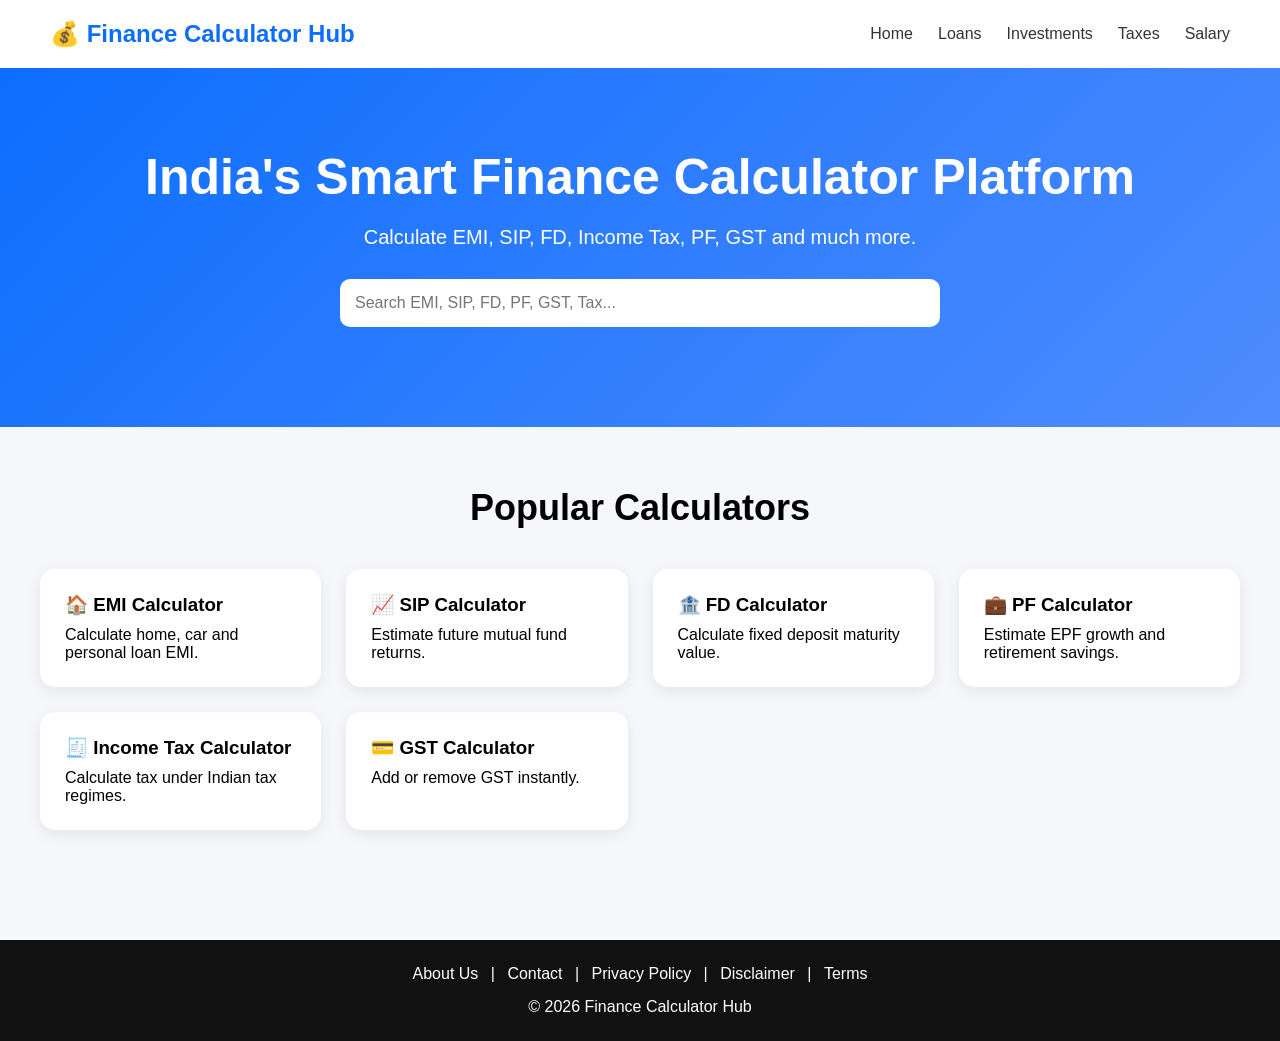
<file: index.html>
<!DOCTYPE html>
<html lang="en">

<head>
    <meta charset="UTF-8">
    <meta name="viewport" content="width=device-width, initial-scale=1.0">

    <title>Finance Calculator Hub - Free EMI, SIP, FD, PF, GST & Tax Calculators</title>

    <meta name="description"
        content="Free online finance calculators for EMI, SIP, FD, PF, GST and Income Tax calculations.">

    <meta name="keywords"
        content="EMI Calculator, SIP Calculator, FD Calculator, PF Calculator, GST Calculator, Income Tax Calculator">

    <meta name="author" content="Finance Calculator Hub">

    <meta name="robots" content="index, follow">

    <meta property="og:title" content="Finance Calculator Hub">
    <meta property="og:description" content="Free Online Finance Calculators">
    <meta property="og:type" content="website">

    <link rel="icon" type="image/x-icon" href="favicon.ico">
<link rel="icon" type="image/png" sizes="32x32" href="favicon-32x32.png">
<link rel="icon" type="image/png" sizes="16x16" href="favicon-16x16.png">
<link rel="stylesheet" href="style.css">
</head>

<body>  

    <!-- Navigation -->
    <nav class="navbar">
        <div class="logo">💰 Finance Calculator Hub</div>

        <ul class="nav-links">
            <li><a href="#">Home</a></li>
            <li><a href="#">Loans</a></li>
            <li><a href="#">Investments</a></li>
            <li><a href="#">Taxes</a></li>
            <li><a href="#">Salary</a></li>
        </ul>
    </nav>

    <!-- Hero Section -->
    <section class="hero">

        <h1>India's Smart Finance Calculator Platform</h1>

        <p>
            Calculate EMI, SIP, FD, Income Tax, PF, GST and much more.
        </p>

        <input
    type="text"
    id="searchInput"
    class="search-box"
    placeholder="Search EMI, SIP, FD, PF, GST, Tax..."
    onkeyup="searchCalculators()">

    </section>

    <!-- Calculator Section -->
    <section class="category-section">

        <h2>Popular Calculators</h2>

        <div class="calculator-grid">

            <!-- EMI -->
            <a href="emi.html" class="card-link">
                <div class="card">
                    <h3>🏠 EMI Calculator</h3>
                    <p>Calculate home, car and personal loan EMI.</p>
                </div>
            </a>

            <!-- SIP -->
            <a href="sip.html" class="card-link">
                <div class="card">
                    <h3>📈 SIP Calculator</h3>
                    <p>Estimate future mutual fund returns.</p>
                </div>
            </a>

            <!-- FD -->
            <a href="fd.html" class="card-link">
                <div class="card">
                    <h3>🏦 FD Calculator</h3>
                    <p>Calculate fixed deposit maturity value.</p>
                </div>
            </a>

            <!-- PF -->
            <a href="pf.html" class="card-link">
                <div class="card">
                    <h3>💼 PF Calculator</h3>
                    <p>Estimate EPF growth and retirement savings.</p>
                </div>
            </a>

            <!-- Income Tax -->
            <a href="income-tax.html" class="card-link">
                <div class="card">
                    <h3>🧾 Income Tax Calculator</h3>
                    <p>Calculate tax under Indian tax regimes.</p>
                </div>
            </a>

            <!-- GST -->
            <a href="gst.html" class="card-link">
                <div class="card">
                    <h3>💳 GST Calculator</h3>
                    <p>Add or remove GST instantly.</p>
                </div>
            </a>

        </div>

    </section>

    <!-- Footer -->
    <footer>

        <div class="footer-links">
            <a href="about.html">About Us</a> |
            <a href="contact.html">Contact</a> |
            <a href="privacy-policy.html">Privacy Policy</a> |
            <a href="disclaimer.html">Disclaimer</a> |
            <a href="terms.html">Terms</a>
        </div>

        <p>© 2026 Finance Calculator Hub</p>

    </footer>

    <script src="script.js"></script>

</body>

</html>
</file>
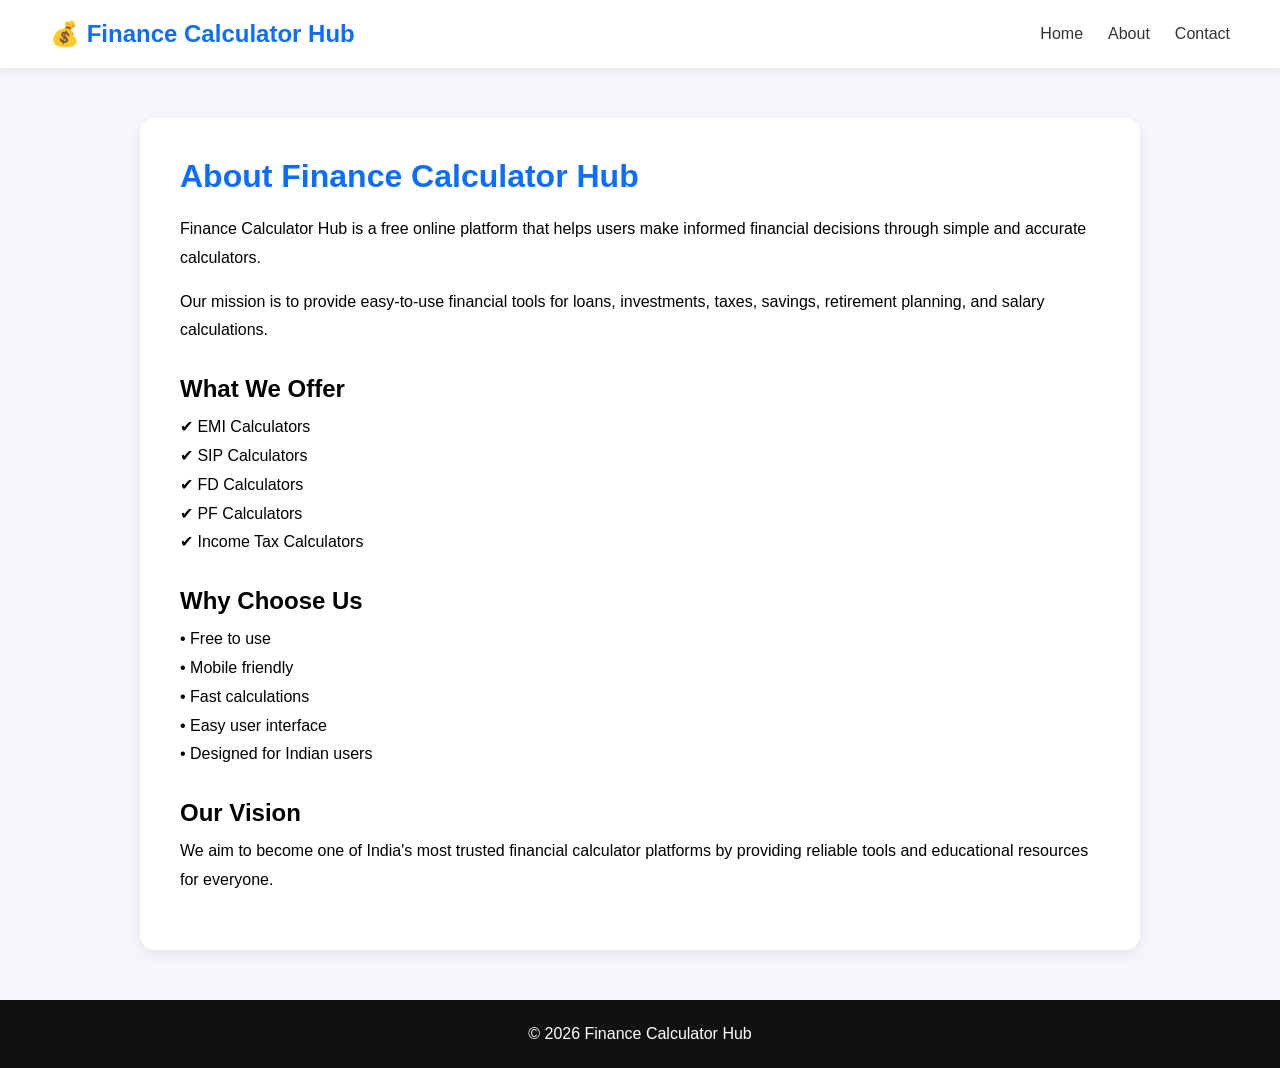
<file: about.html>
<!DOCTYPE html>
<html lang="en">
<head>
<meta charset="UTF-8">
<meta name="viewport" content="width=device-width, initial-scale=1.0">

<title>About Us - Finance Calculator Hub</title>

<meta name="description"
content="Learn more about Finance Calculator Hub and our mission to provide free financial calculation tools.">

<meta name="robots" content="index, follow">

<link rel="stylesheet" href="style.css">
</head>
<meta charset="UTF-8">
<meta name="viewport" content="width=device-width, initial-scale=1.0">

<title>About Us - Finance Calculator Hub</title>

<link rel="stylesheet" href="style.css">

<style>

.page-container{
max-width:1000px;
margin:50px auto;
background:white;
padding:40px;
border-radius:15px;
box-shadow:0 4px 15px rgba(0,0,0,0.08);
}

.page-container h1{
color:#0d6efd;
margin-bottom:20px;
}

.page-container h2{
margin-top:30px;
margin-bottom:10px;
}

.page-container p{
line-height:1.8;
margin-bottom:15px;
}

</style>

</head>

<body>

<nav class="navbar">

<div class="logo">
💰 Finance Calculator Hub
</div>

<ul class="nav-links">
<li><a href="index.html">Home</a></li>
<li><a href="about.html">About</a></li>
<li><a href="contact.html">Contact</a></li>
</ul>

</nav>

<div class="page-container">

<h1>About Finance Calculator Hub</h1>

<p>
Finance Calculator Hub is a free online platform that helps users make informed financial decisions through simple and accurate calculators.
</p>

<p>
Our mission is to provide easy-to-use financial tools for loans, investments, taxes, savings, retirement planning, and salary calculations.
</p>

<h2>What We Offer</h2>

<p>
✔ EMI Calculators
<br>
✔ SIP Calculators
<br>
✔ FD Calculators
<br>
✔ PF Calculators
<br>
✔ Income Tax Calculators
</p>

<h2>Why Choose Us</h2>

<p>
• Free to use
<br>
• Mobile friendly
<br>
• Fast calculations
<br>
• Easy user interface
<br>
• Designed for Indian users
</p>

<h2>Our Vision</h2>

<p>
We aim to become one of India's most trusted financial calculator platforms by providing reliable tools and educational resources for everyone.
</p>

</div>

<footer>
<p>© 2026 Finance Calculator Hub</p>
</footer>

</body>
</html>
</file>
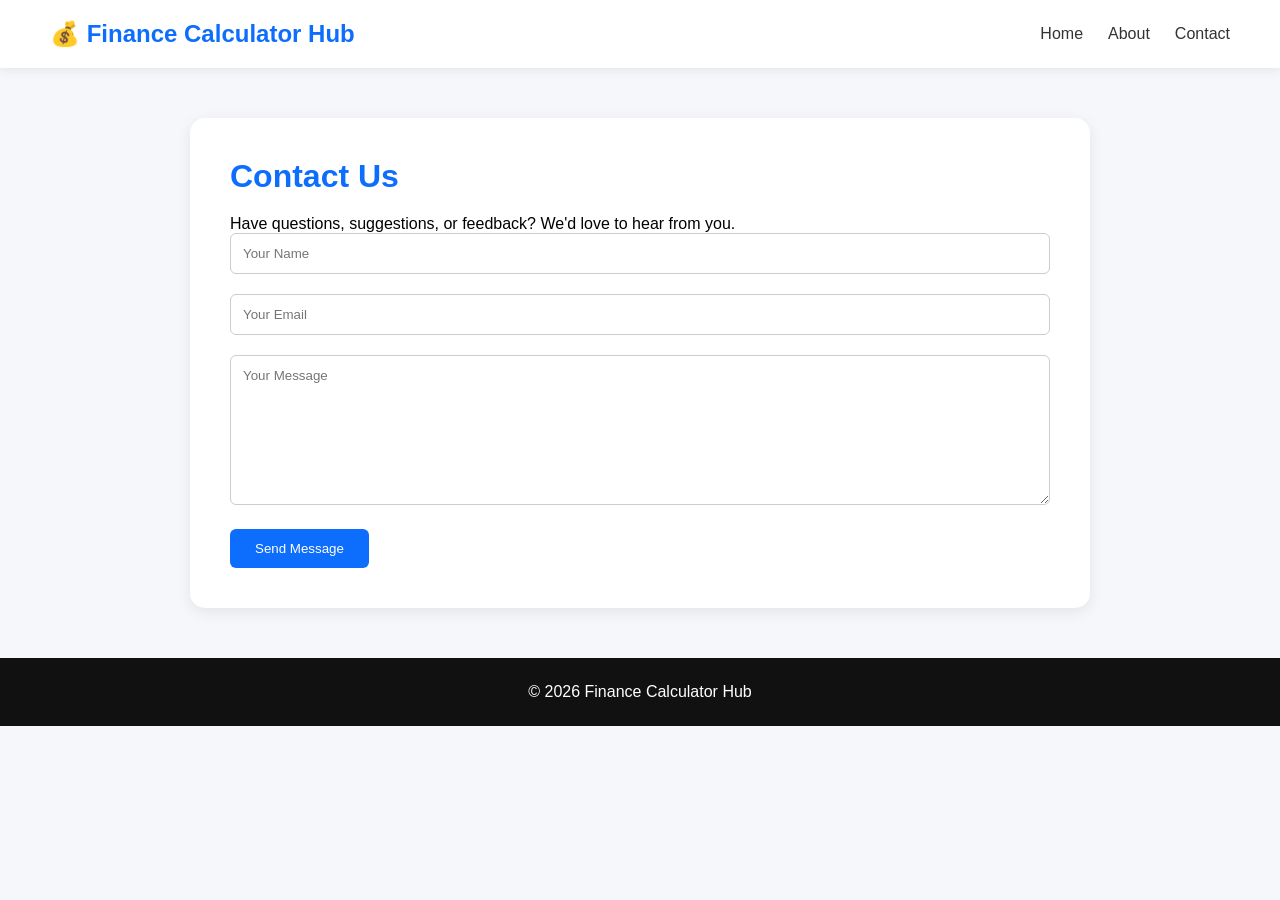
<file: contact.html>
<!DOCTYPE html>
<html lang="en">
<head>
<meta charset="UTF-8">
<meta name="viewport" content="width=device-width, initial-scale=1.0">

<title>Contact Us - Finance Calculator Hub</title>

<meta name="description"
content="Contact Finance Calculator Hub for questions, feedback or suggestions.">

<meta name="robots" content="index, follow">

<link rel="stylesheet" href="style.css">
</head>
<meta charset="UTF-8">
<meta name="viewport" content="width=device-width, initial-scale=1.0">
<title>Contact Us - Finance Calculator Hub</title>

<link rel="stylesheet" href="style.css">

<style>

.page-container{
max-width:900px;
margin:50px auto;
background:white;
padding:40px;
border-radius:15px;
box-shadow:0 4px 15px rgba(0,0,0,0.08);
}

.page-container h1{
color:#0d6efd;
margin-bottom:20px;
}

input,textarea{
width:100%;
padding:12px;
margin-bottom:20px;
border:1px solid #ccc;
border-radius:6px;
}

textarea{
height:150px;
}

button{
background:#0d6efd;
color:white;
border:none;
padding:12px 25px;
border-radius:6px;
cursor:pointer;
}

</style>

</head>
<body>

<nav class="navbar">
<div class="logo">💰 Finance Calculator Hub</div>

<ul class="nav-links">
<li><a href="index.html">Home</a></li>
<li><a href="about.html">About</a></li>
<li><a href="contact.html">Contact</a></li>
</ul>
</nav>

<div class="page-container">

<h1>Contact Us</h1>

<p>
Have questions, suggestions, or feedback? We'd love to hear from you.
</p>

<input type="text" placeholder="Your Name">

<input type="email" placeholder="Your Email">

<textarea placeholder="Your Message"></textarea>

<button>Send Message</button>

</div>

<footer>
<p>© 2026 Finance Calculator Hub</p>
</footer>

</body>
</html>
</file>
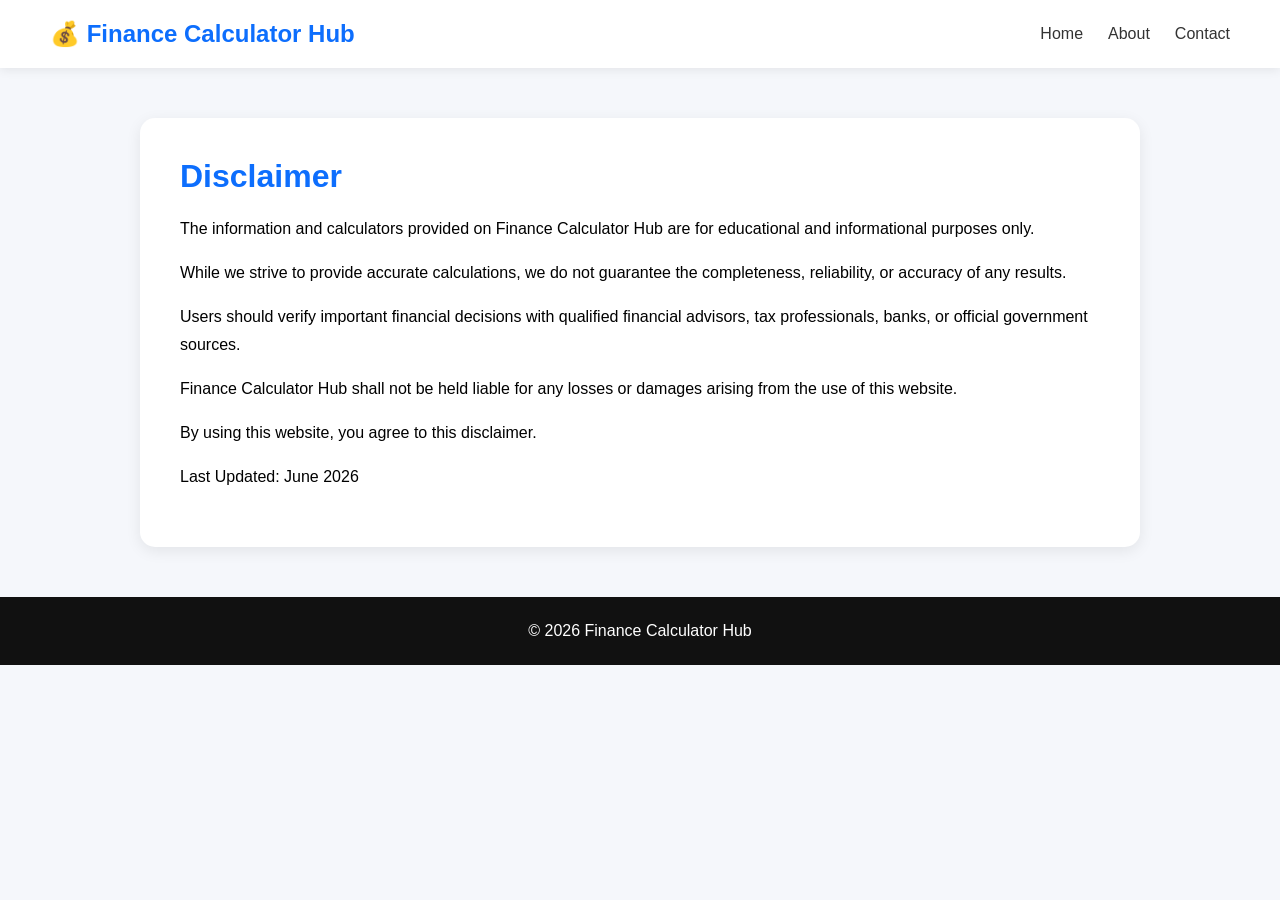
<file: disclaimer.html>
<!DOCTYPE html>
<html lang="en">
<head>
<meta charset="UTF-8">
<meta name="viewport" content="width=device-width, initial-scale=1.0">

<title>Disclaimer - Finance Calculator Hub</title>

<meta name="description"
content="Disclaimer for Finance Calculator Hub and financial calculation results.">

<meta name="robots" content="index, follow">

<link rel="stylesheet" href="style.css">
</head>
<meta charset="UTF-8">
<meta name="viewport" content="width=device-width, initial-scale=1.0">
<title>Disclaimer - Finance Calculator Hub</title>

<link rel="stylesheet" href="style.css">

<style>
.page-container{
max-width:1000px;
margin:50px auto;
background:white;
padding:40px;
border-radius:15px;
box-shadow:0 4px 15px rgba(0,0,0,0.08);
}

.page-container h1{
color:#0d6efd;
margin-bottom:20px;
}

.page-container p{
line-height:1.8;
margin-bottom:15px;
}
</style>
</head>

<body>

<nav class="navbar">
<div class="logo">💰 Finance Calculator Hub</div>

<ul class="nav-links">
<li><a href="index.html">Home</a></li>
<li><a href="about.html">About</a></li>
<li><a href="contact.html">Contact</a></li>
</ul>
</nav>

<div class="page-container">

<h1>Disclaimer</h1>

<p>
The information and calculators provided on Finance Calculator Hub are for educational and informational purposes only.
</p>

<p>
While we strive to provide accurate calculations, we do not guarantee the completeness, reliability, or accuracy of any results.
</p>

<p>
Users should verify important financial decisions with qualified financial advisors, tax professionals, banks, or official government sources.
</p>

<p>
Finance Calculator Hub shall not be held liable for any losses or damages arising from the use of this website.
</p>

<p>
By using this website, you agree to this disclaimer.
</p>

<p>
Last Updated: June 2026
</p>

</div>

<footer>
<p>© 2026 Finance Calculator Hub</p>
</footer>

</body>
</html>
</file>
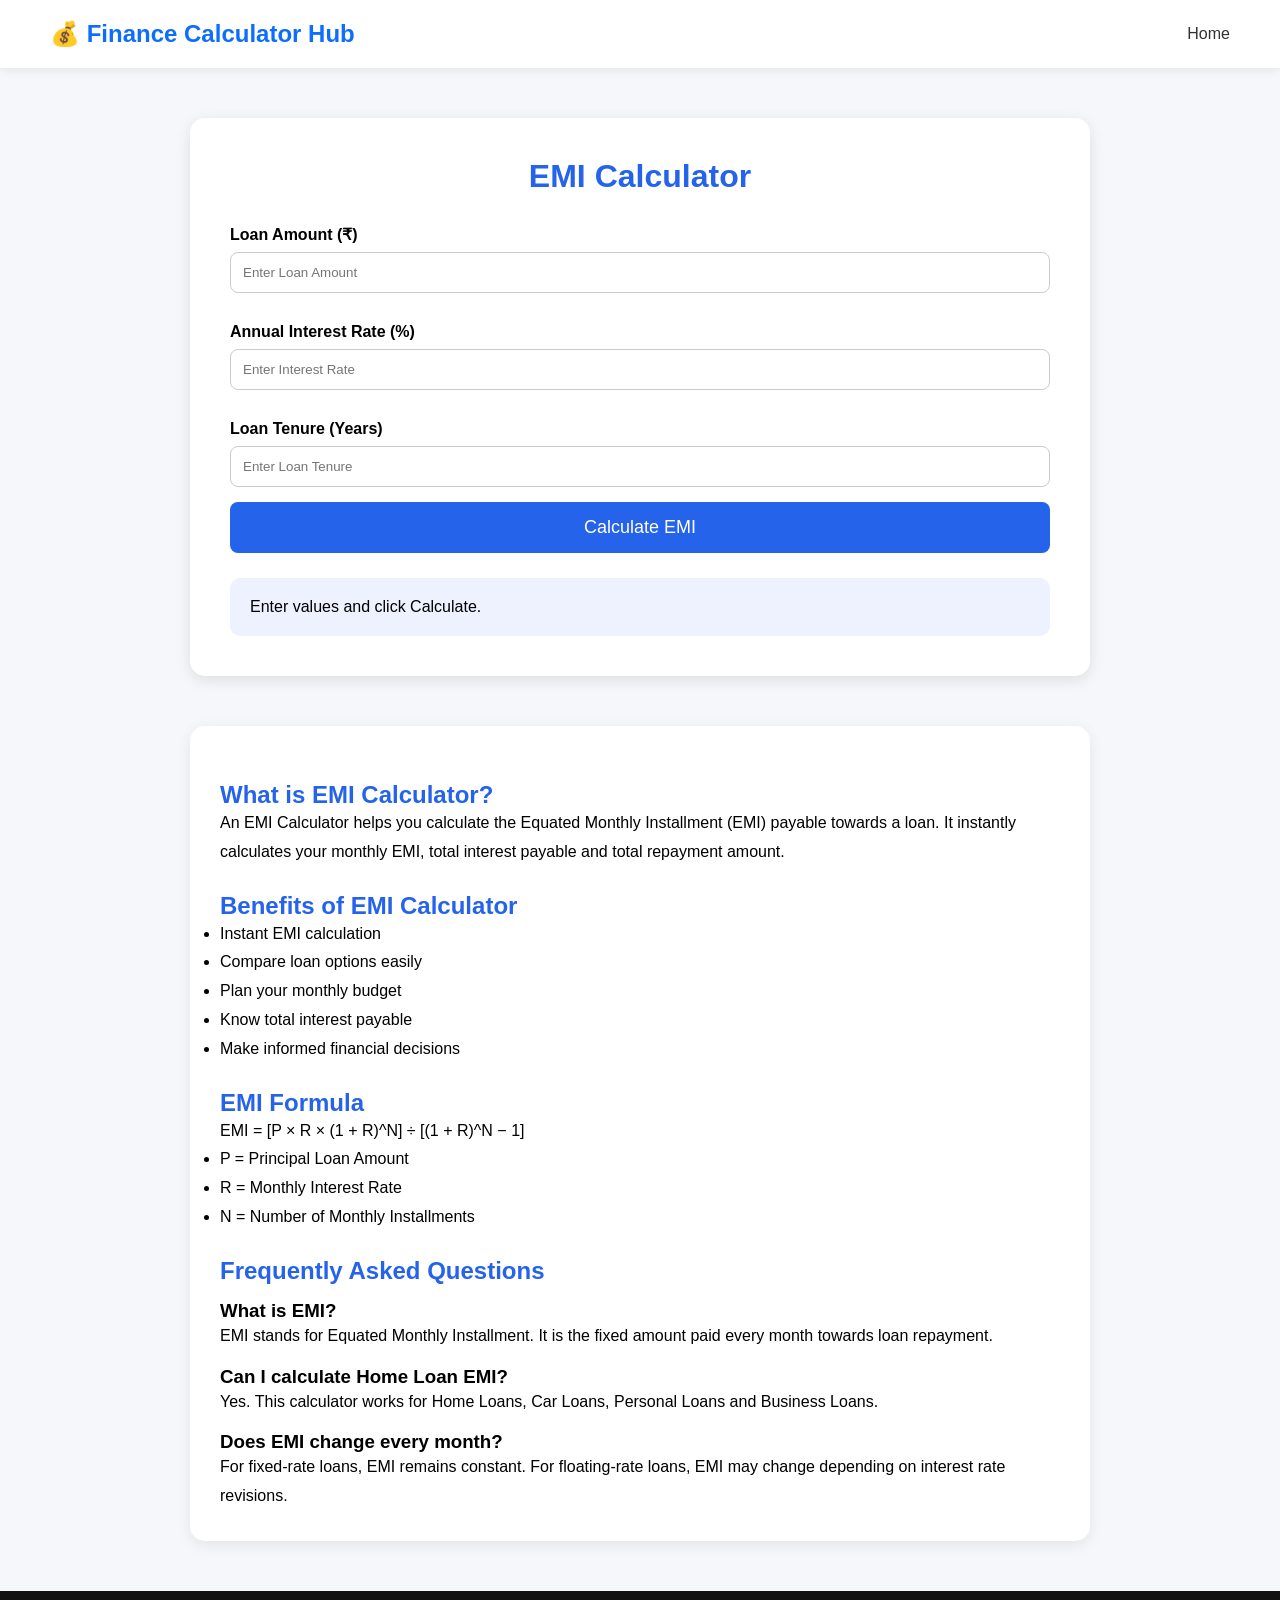
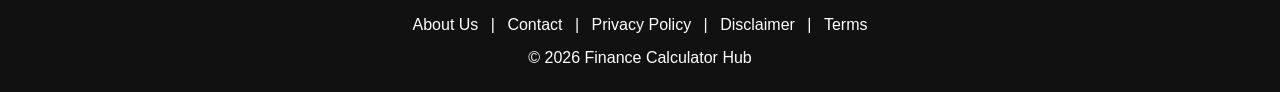
<file: emi.html>
<!DOCTYPE html>
<html lang="en">

<head>
<meta charset="UTF-8">
<meta name="viewport" content="width=device-width, initial-scale=1.0">

<title>EMI Calculator - Calculate Loan EMI Online Free</title>

<meta name="description"
content="Free EMI Calculator to calculate monthly loan EMI, total interest and total repayment amount for home loan, car loan and personal loan.">

<meta name="keywords"
content="EMI Calculator, Loan EMI Calculator, Home Loan EMI Calculator, Car Loan EMI Calculator">

<meta name="robots" content="index, follow">

<link rel="stylesheet" href="style.css">

</head>

<body>

<!-- Navbar -->

<nav class="navbar">

<div class="logo">
<a href="index.html" style="text-decoration:none;color:#0d6efd;">
💰 Finance Calculator Hub
</a>
</div>

<ul class="nav-links">
<li><a href="index.html">Home</a></li>
</ul>

</nav>

<!-- Calculator -->

<div class="calculator-container">

<h1>EMI Calculator</h1>

<label>Loan Amount (₹)</label>
<input type="number" id="loan" placeholder="Enter Loan Amount">

<label>Annual Interest Rate (%)</label>
<input type="number" id="rate" placeholder="Enter Interest Rate">

<label>Loan Tenure (Years)</label>
<input type="number" id="years" placeholder="Enter Loan Tenure">

<button onclick="calculateEMI()">
Calculate EMI
</button>

<div class="result-box" id="result">
Enter values and click Calculate.
</div>

</div>

<!-- SEO Content -->

<section class="calculator-content">

<h2>What is EMI Calculator?</h2>

<p>
An EMI Calculator helps you calculate the Equated Monthly Installment (EMI) payable towards a loan. It instantly calculates your monthly EMI, total interest payable and total repayment amount.
</p>

<h2>Benefits of EMI Calculator</h2>

<ul>
<li>Instant EMI calculation</li>
<li>Compare loan options easily</li>
<li>Plan your monthly budget</li>
<li>Know total interest payable</li>
<li>Make informed financial decisions</li>
</ul>

<h2>EMI Formula</h2>

<p>
EMI = [P × R × (1 + R)^N] ÷ [(1 + R)^N − 1]
</p>

<ul>
<li>P = Principal Loan Amount</li>
<li>R = Monthly Interest Rate</li>
<li>N = Number of Monthly Installments</li>
</ul>

<h2>Frequently Asked Questions</h2>

<h3>What is EMI?</h3>

<p>
EMI stands for Equated Monthly Installment. It is the fixed amount paid every month towards loan repayment.
</p>

<h3>Can I calculate Home Loan EMI?</h3>

<p>
Yes. This calculator works for Home Loans, Car Loans, Personal Loans and Business Loans.
</p>

<h3>Does EMI change every month?</h3>

<p>
For fixed-rate loans, EMI remains constant. For floating-rate loans, EMI may change depending on interest rate revisions.
</p>

</section>

<!-- Footer -->

<footer>

<div class="footer-links">
<a href="about.html">About Us</a> |
<a href="contact.html">Contact</a> |
<a href="privacy-policy.html">Privacy Policy</a> |
<a href="disclaimer.html">Disclaimer</a> |
<a href="terms.html">Terms</a>
</div>

<p>© 2026 Finance Calculator Hub</p>

</footer>

<script>

function calculateEMI(){

let P = parseFloat(document.getElementById("loan").value);
let annualRate = parseFloat(document.getElementById("rate").value);
let years = parseFloat(document.getElementById("years").value);

if(!P || !annualRate || !years){

document.getElementById("result").innerHTML =
"Please enter all values.";

return;

}

let r = annualRate / 12 / 100;
let n = years * 12;

let emi =
(P * r * Math.pow(1+r,n))
/
(Math.pow(1+r,n)-1);

let totalPayment = emi * n;
let totalInterest = totalPayment - P;

document.getElementById("result").innerHTML =

`<p><strong>Monthly EMI:</strong> ₹${emi.toFixed(2)}</p>
<p><strong>Total Interest:</strong> ₹${totalInterest.toFixed(2)}</p>
<p><strong>Total Payment:</strong> ₹${totalPayment.toFixed(2)}</p>`;

}

</script>

</body>

</html>
</file>
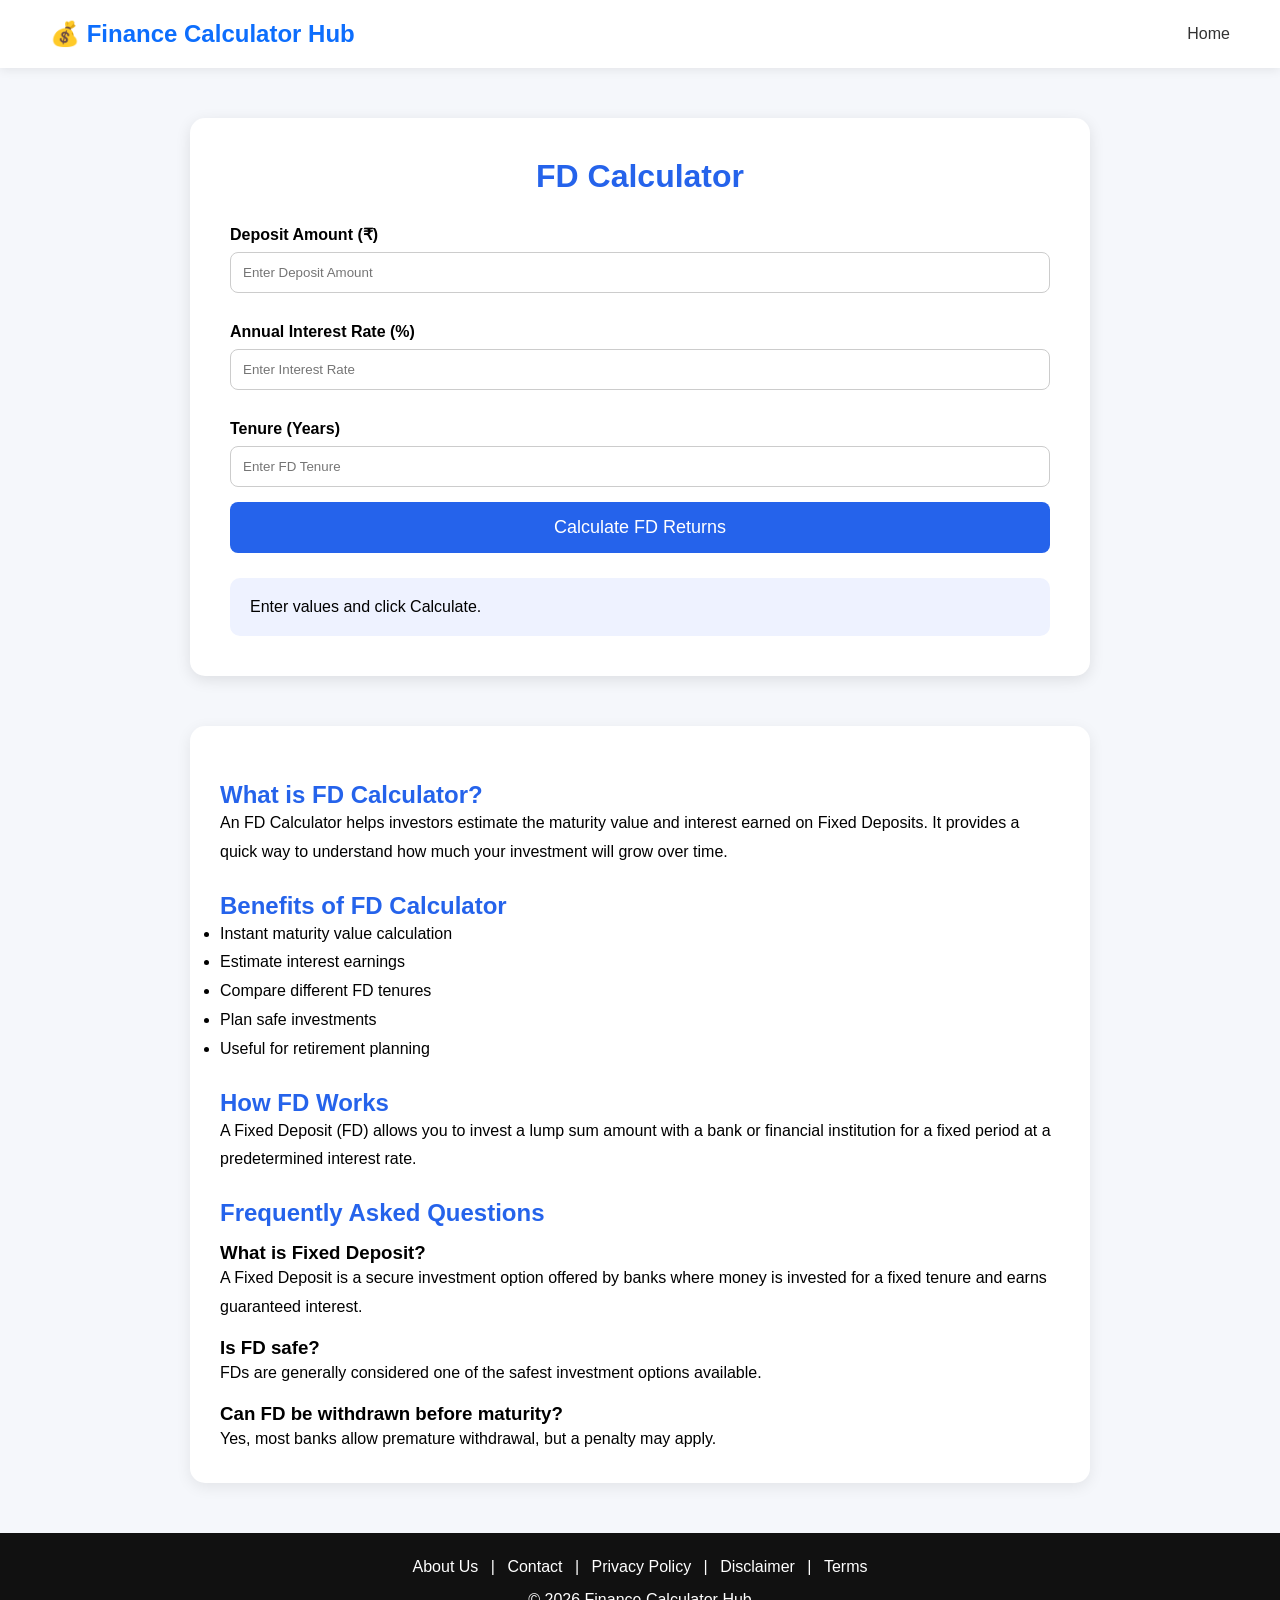
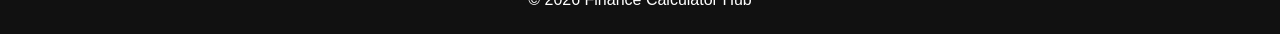
<file: fd.html>
<!DOCTYPE html>

<html lang="en">

<head>
<meta charset="UTF-8">
<meta name="viewport" content="width=device-width, initial-scale=1.0">

<title>FD Calculator - Fixed Deposit Maturity Calculator</title>

<meta name="description"
content="Free FD Calculator to calculate Fixed Deposit maturity amount, interest earned and investment growth instantly.">

<meta name="keywords"
content="FD Calculator, Fixed Deposit Calculator, FD Maturity Calculator, Bank FD Calculator">

<meta name="robots" content="index, follow">

<link rel="stylesheet" href="style.css">

</head>

<body>

<nav class="navbar">

<div class="logo">
<a href="index.html" style="text-decoration:none;color:#0d6efd;">
💰 Finance Calculator Hub
</a>
</div>

<ul class="nav-links">
<li><a href="index.html">Home</a></li>
</ul>

</nav>

<div class="calculator-container">

<h1>FD Calculator</h1>

<label>Deposit Amount (₹)</label> <input type="number" id="principal" placeholder="Enter Deposit Amount">

<label>Annual Interest Rate (%)</label> <input type="number" id="rate" placeholder="Enter Interest Rate">

<label>Tenure (Years)</label> <input type="number" id="years" placeholder="Enter FD Tenure">

<button onclick="calculateFD()">
Calculate FD Returns
</button>

<div id="result" class="result-box">
Enter values and click Calculate.
</div>

</div>

<section class="calculator-content">

<h2>What is FD Calculator?</h2>

<p>
An FD Calculator helps investors estimate the maturity value and interest earned on Fixed Deposits. It provides a quick way to understand how much your investment will grow over time.
</p>

<h2>Benefits of FD Calculator</h2>

<ul>
<li>Instant maturity value calculation</li>
<li>Estimate interest earnings</li>
<li>Compare different FD tenures</li>
<li>Plan safe investments</li>
<li>Useful for retirement planning</li>
</ul>

<h2>How FD Works</h2>

<p>
A Fixed Deposit (FD) allows you to invest a lump sum amount with a bank or financial institution for a fixed period at a predetermined interest rate.
</p>

<h2>Frequently Asked Questions</h2>

<h3>What is Fixed Deposit?</h3>

<p>
A Fixed Deposit is a secure investment option offered by banks where money is invested for a fixed tenure and earns guaranteed interest.
</p>

<h3>Is FD safe?</h3>

<p>
FDs are generally considered one of the safest investment options available.
</p>

<h3>Can FD be withdrawn before maturity?</h3>

<p>
Yes, most banks allow premature withdrawal, but a penalty may apply.
</p>

</section>

<footer>

<div class="footer-links">

<a href="about.html">About Us</a> |

<a href="contact.html">Contact</a> |

<a href="privacy-policy.html">Privacy Policy</a> |

<a href="disclaimer.html">Disclaimer</a> |

<a href="terms.html">Terms</a>

</div>

<p>© 2026 Finance Calculator Hub</p>

</footer>

<script>

function calculateFD() {

let principal =
parseFloat(document.getElementById("principal").value);

let rate =
parseFloat(document.getElementById("rate").value);

let years =
parseFloat(document.getElementById("years").value);

if(!principal || !rate || !years){

document.getElementById("result").innerHTML =
"Please enter all values.";

return;

}

let maturityAmount =
principal * Math.pow((1 + rate/100), years);

let interestEarned =
maturityAmount - principal;

document.getElementById("result").innerHTML =

`<p><strong>Invested Amount:</strong> ₹${principal.toFixed(2)}</p>

<p><strong>Interest Earned:</strong> ₹${interestEarned.toFixed(2)}</p>

<p><strong>Maturity Amount:</strong> ₹${maturityAmount.toFixed(2)}</p>`;

}

</script>

</body>

</html>
</file>
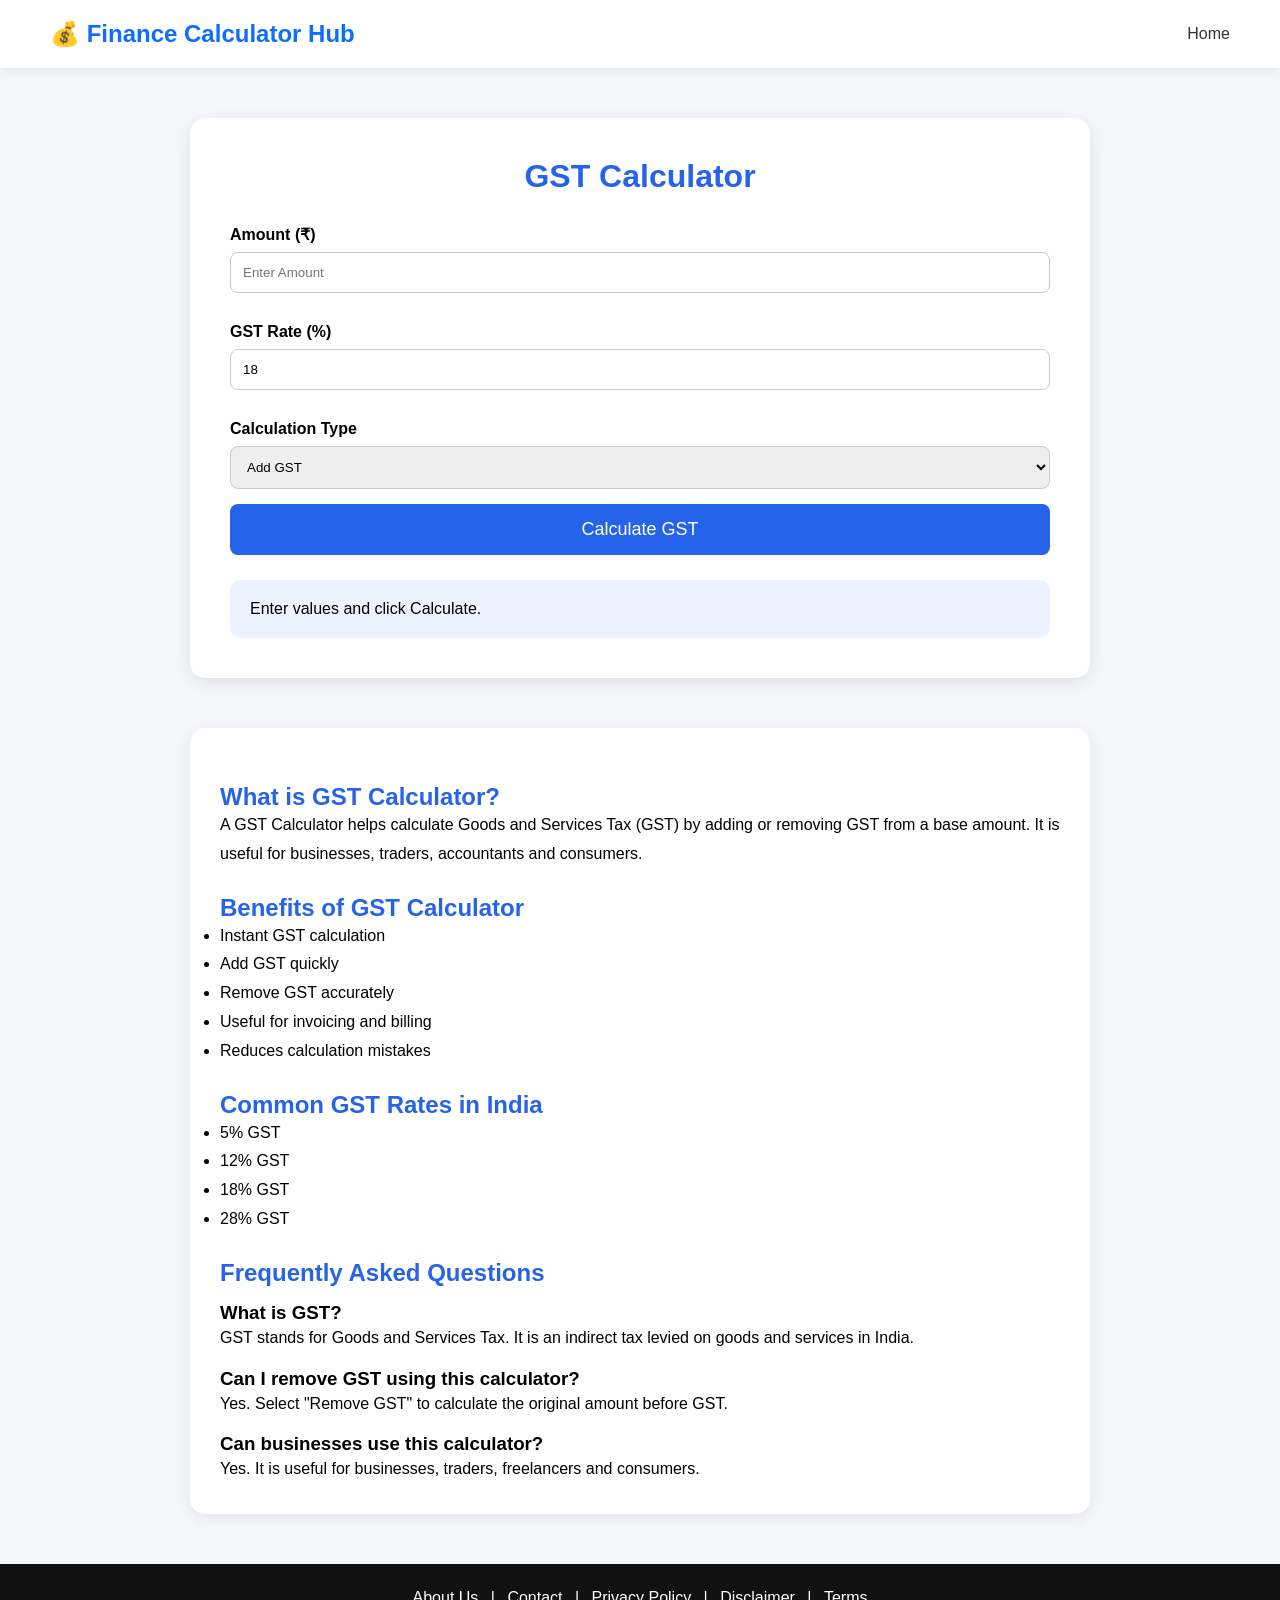
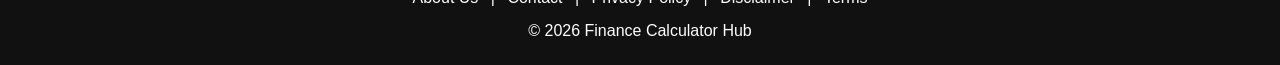
<file: gst.html>
<!DOCTYPE html>

<html lang="en">

<head>
<meta charset="UTF-8">
<meta name="viewport" content="width=device-width, initial-scale=1.0">

<title>GST Calculator - Add or Remove GST Online Free</title>

<meta name="description"
content="Free GST Calculator to add GST, remove GST and calculate GST amount instantly. Supports 5%, 12%, 18% and 28% GST rates.">

<meta name="keywords"
content="GST Calculator, GST Calculator India, Add GST, Remove GST, GST Calculation">

<meta name="robots" content="index, follow">

<link rel="stylesheet" href="style.css">

</head>

<body>

<nav class="navbar">

<div class="logo">
<a href="index.html" style="text-decoration:none;color:#0d6efd;">
💰 Finance Calculator Hub
</a>
</div>

<ul class="nav-links">
<li><a href="index.html">Home</a></li>
</ul>

</nav>

<div class="calculator-container">

<h1>GST Calculator</h1>

<label>Amount (₹)</label> <input type="number" id="amount" placeholder="Enter Amount">

<label>GST Rate (%)</label> <input type="number" id="gstRate" value="18">

<label>Calculation Type</label>

<select id="gstType">

<option value="add">Add GST</option>

<option value="remove">Remove GST</option>

</select>

<button onclick="calculateGST()">

Calculate GST

</button>

<div id="result" class="result-box">

Enter values and click Calculate.

</div>

</div>

<section class="calculator-content">

<h2>What is GST Calculator?</h2>

<p>
A GST Calculator helps calculate Goods and Services Tax (GST) by adding or removing GST from a base amount. It is useful for businesses, traders, accountants and consumers.
</p>

<h2>Benefits of GST Calculator</h2>

<ul>

<li>Instant GST calculation</li>

<li>Add GST quickly</li>

<li>Remove GST accurately</li>

<li>Useful for invoicing and billing</li>

<li>Reduces calculation mistakes</li>

</ul>

<h2>Common GST Rates in India</h2>

<ul>

<li>5% GST</li>

<li>12% GST</li>

<li>18% GST</li>

<li>28% GST</li>

</ul>

<h2>Frequently Asked Questions</h2>

<h3>What is GST?</h3>

<p>
GST stands for Goods and Services Tax. It is an indirect tax levied on goods and services in India.
</p>

<h3>Can I remove GST using this calculator?</h3>

<p>
Yes. Select "Remove GST" to calculate the original amount before GST.
</p>

<h3>Can businesses use this calculator?</h3>

<p>
Yes. It is useful for businesses, traders, freelancers and consumers.
</p>

</section>

<footer>

<div class="footer-links">

<a href="about.html">About Us</a> |

<a href="contact.html">Contact</a> |

<a href="privacy-policy.html">Privacy Policy</a> |

<a href="disclaimer.html">Disclaimer</a> |

<a href="terms.html">Terms</a>

</div>

<p>© 2026 Finance Calculator Hub</p>

</footer>

<script>

function calculateGST() {

let amount = parseFloat(document.getElementById("amount").value);

let rate = parseFloat(document.getElementById("gstRate").value);

let type = document.getElementById("gstType").value;

if(!amount || !rate){

document.getElementById("result").innerHTML =
"Please enter all values.";

return;

}

let gstAmount, finalAmount;

if(type === "add") {

gstAmount = amount * rate / 100;

finalAmount = amount + gstAmount;

document.getElementById("result").innerHTML =

`<p><strong>Original Amount:</strong> ₹${amount.toFixed(2)}</p>

<p><strong>GST Amount:</strong> ₹${gstAmount.toFixed(2)}</p>

<p><strong>Final Amount:</strong> ₹${finalAmount.toFixed(2)}</p>`;

}

else {

finalAmount = amount;

let originalAmount = amount / (1 + rate/100);

gstAmount = amount - originalAmount;

document.getElementById("result").innerHTML =

`<p><strong>Original Amount:</strong> ₹${originalAmount.toFixed(2)}</p>

<p><strong>GST Amount:</strong> ₹${gstAmount.toFixed(2)}</p>

<p><strong>Total Amount:</strong> ₹${finalAmount.toFixed(2)}</p>`;

}

}

</script>

</body>

</html>
</file>
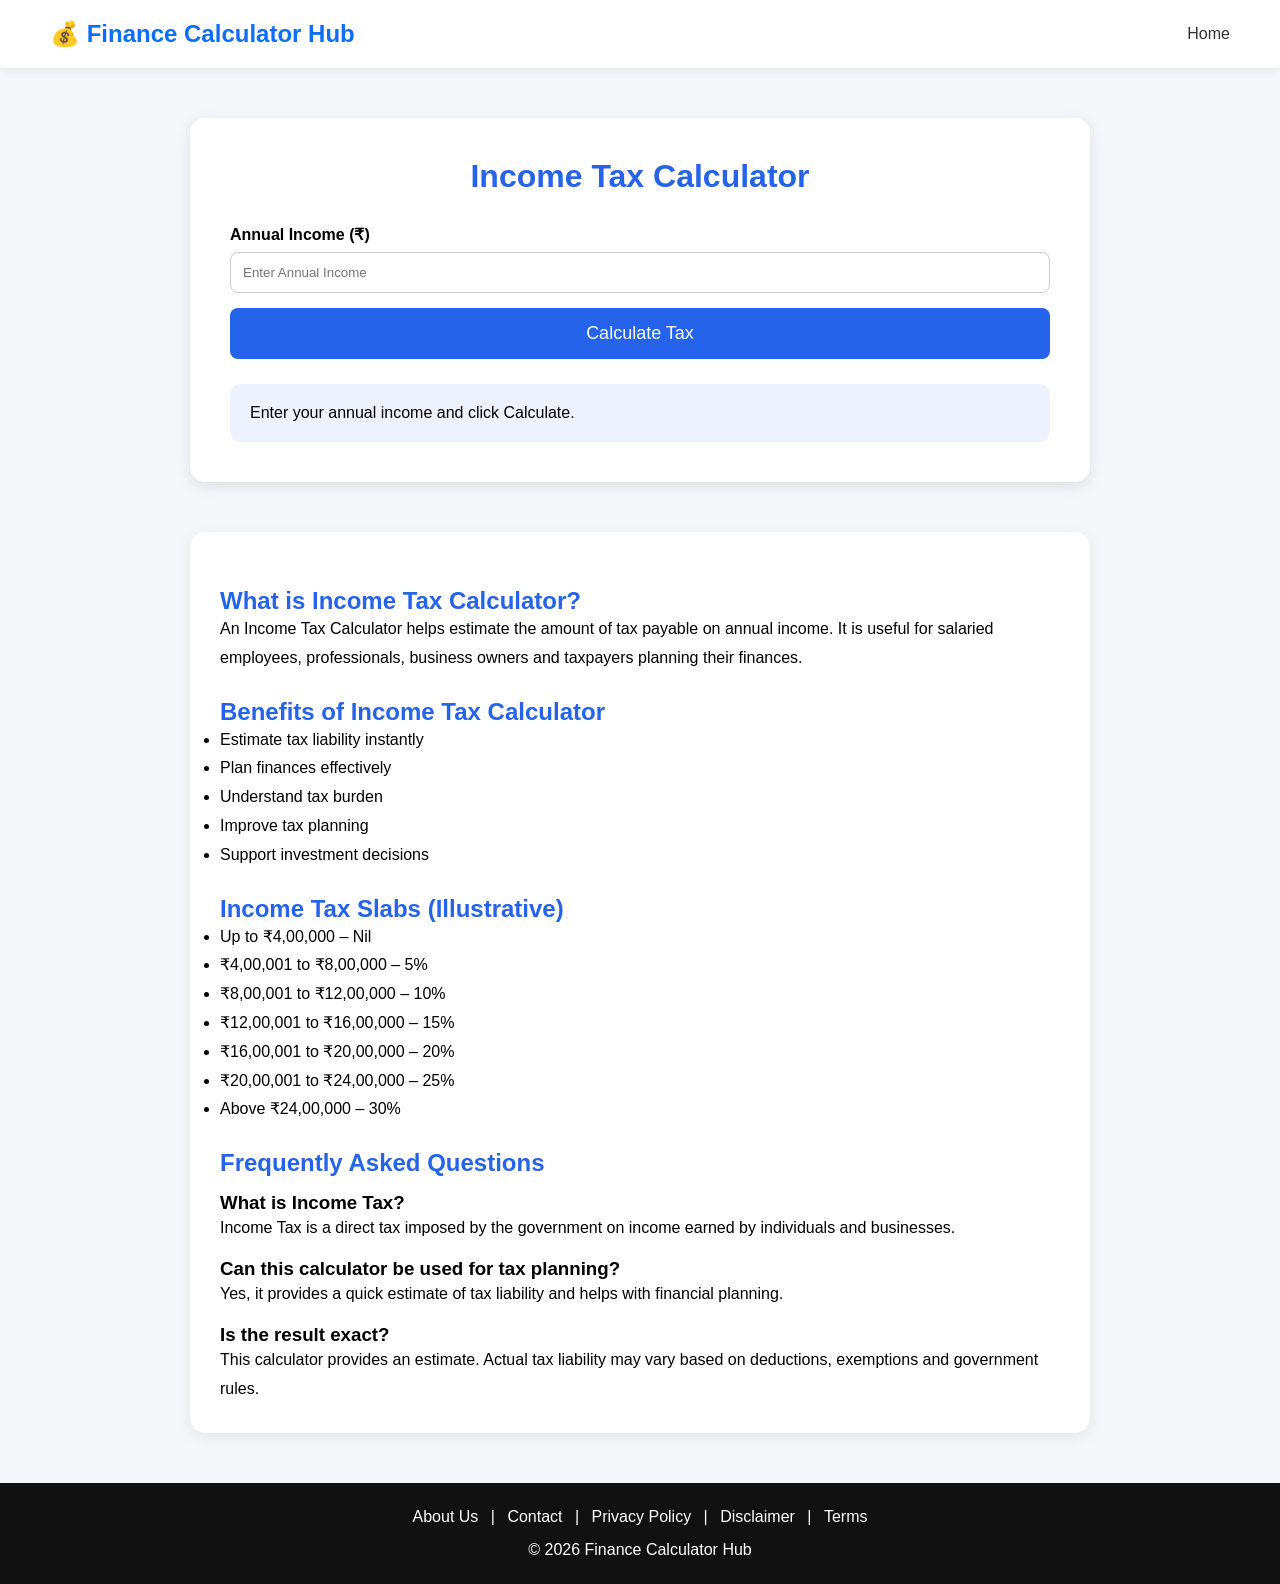
<file: income-tax.html>
<!DOCTYPE html>

<html lang="en">

<head>
<meta charset="UTF-8">
<meta name="viewport" content="width=device-width, initial-scale=1.0">

<title>Income Tax Calculator - Calculate Tax Online India</title>

<meta name="description"
content="Free Income Tax Calculator to estimate tax liability under Indian tax rules. Calculate income tax instantly and plan your finances better.">

<meta name="keywords"
content="Income Tax Calculator, Tax Calculator India, Income Tax India, Tax Planning">

<meta name="robots" content="index, follow">

<link rel="stylesheet" href="style.css">

</head>

<body>

<nav class="navbar">

<div class="logo">
<a href="index.html" style="text-decoration:none;color:#0d6efd;">
💰 Finance Calculator Hub
</a>
</div>

<ul class="nav-links">
<li><a href="index.html">Home</a></li>
</ul>

</nav>

<div class="calculator-container">

<h1>Income Tax Calculator</h1>

<label>Annual Income (₹)</label> <input type="number" id="income" placeholder="Enter Annual Income">

<button onclick="calculateTax()">
Calculate Tax
</button>

<div id="result" class="result-box">
Enter your annual income and click Calculate.
</div>

</div>

<section class="calculator-content">

<h2>What is Income Tax Calculator?</h2>

<p>
An Income Tax Calculator helps estimate the amount of tax payable on annual income. It is useful for salaried employees, professionals, business owners and taxpayers planning their finances.
</p>

<h2>Benefits of Income Tax Calculator</h2>

<ul>

<li>Estimate tax liability instantly</li>

<li>Plan finances effectively</li>

<li>Understand tax burden</li>

<li>Improve tax planning</li>

<li>Support investment decisions</li>

</ul>

<h2>Income Tax Slabs (Illustrative)</h2>

<ul>

<li>Up to ₹4,00,000 – Nil</li>

<li>₹4,00,001 to ₹8,00,000 – 5%</li>

<li>₹8,00,001 to ₹12,00,000 – 10%</li>

<li>₹12,00,001 to ₹16,00,000 – 15%</li>

<li>₹16,00,001 to ₹20,00,000 – 20%</li>

<li>₹20,00,001 to ₹24,00,000 – 25%</li>

<li>Above ₹24,00,000 – 30%</li>

</ul>

<h2>Frequently Asked Questions</h2>

<h3>What is Income Tax?</h3>

<p>
Income Tax is a direct tax imposed by the government on income earned by individuals and businesses.
</p>

<h3>Can this calculator be used for tax planning?</h3>

<p>
Yes, it provides a quick estimate of tax liability and helps with financial planning.
</p>

<h3>Is the result exact?</h3>

<p>
This calculator provides an estimate. Actual tax liability may vary based on deductions, exemptions and government rules.
</p>

</section>

<footer>

<div class="footer-links">

<a href="about.html">About Us</a> |

<a href="contact.html">Contact</a> |

<a href="privacy-policy.html">Privacy Policy</a> |

<a href="disclaimer.html">Disclaimer</a> |

<a href="terms.html">Terms</a>

</div>

<p>© 2026 Finance Calculator Hub</p>

</footer>

<script>

function calculateTax() {

let income =
parseFloat(document.getElementById("income").value);

if(!income){

document.getElementById("result").innerHTML =
"Please enter annual income.";

return;

}

let tax = 0;

if(income <= 400000){

tax = 0;

}
else if(income <= 800000){

tax = (income - 400000) * 0.05;

}
else if(income <= 1200000){

tax = 20000 + (income - 800000) * 0.10;

}
else if(income <= 1600000){

tax = 60000 + (income - 1200000) * 0.15;

}
else if(income <= 2000000){

tax = 120000 + (income - 1600000) * 0.20;

}
else if(income <= 2400000){

tax = 200000 + (income - 2000000) * 0.25;

}
else{

tax = 300000 + (income - 2400000) * 0.30;

}

let netIncome = income - tax;

document.getElementById("result").innerHTML =

`<p><strong>Annual Income:</strong> ₹${income.toFixed(2)}</p>

<p><strong>Estimated Tax:</strong> ₹${tax.toFixed(2)}</p>

<p><strong>Income After Tax:</strong> ₹${netIncome.toFixed(2)}</p>`;

}

</script>

</body>

</html>
</file>
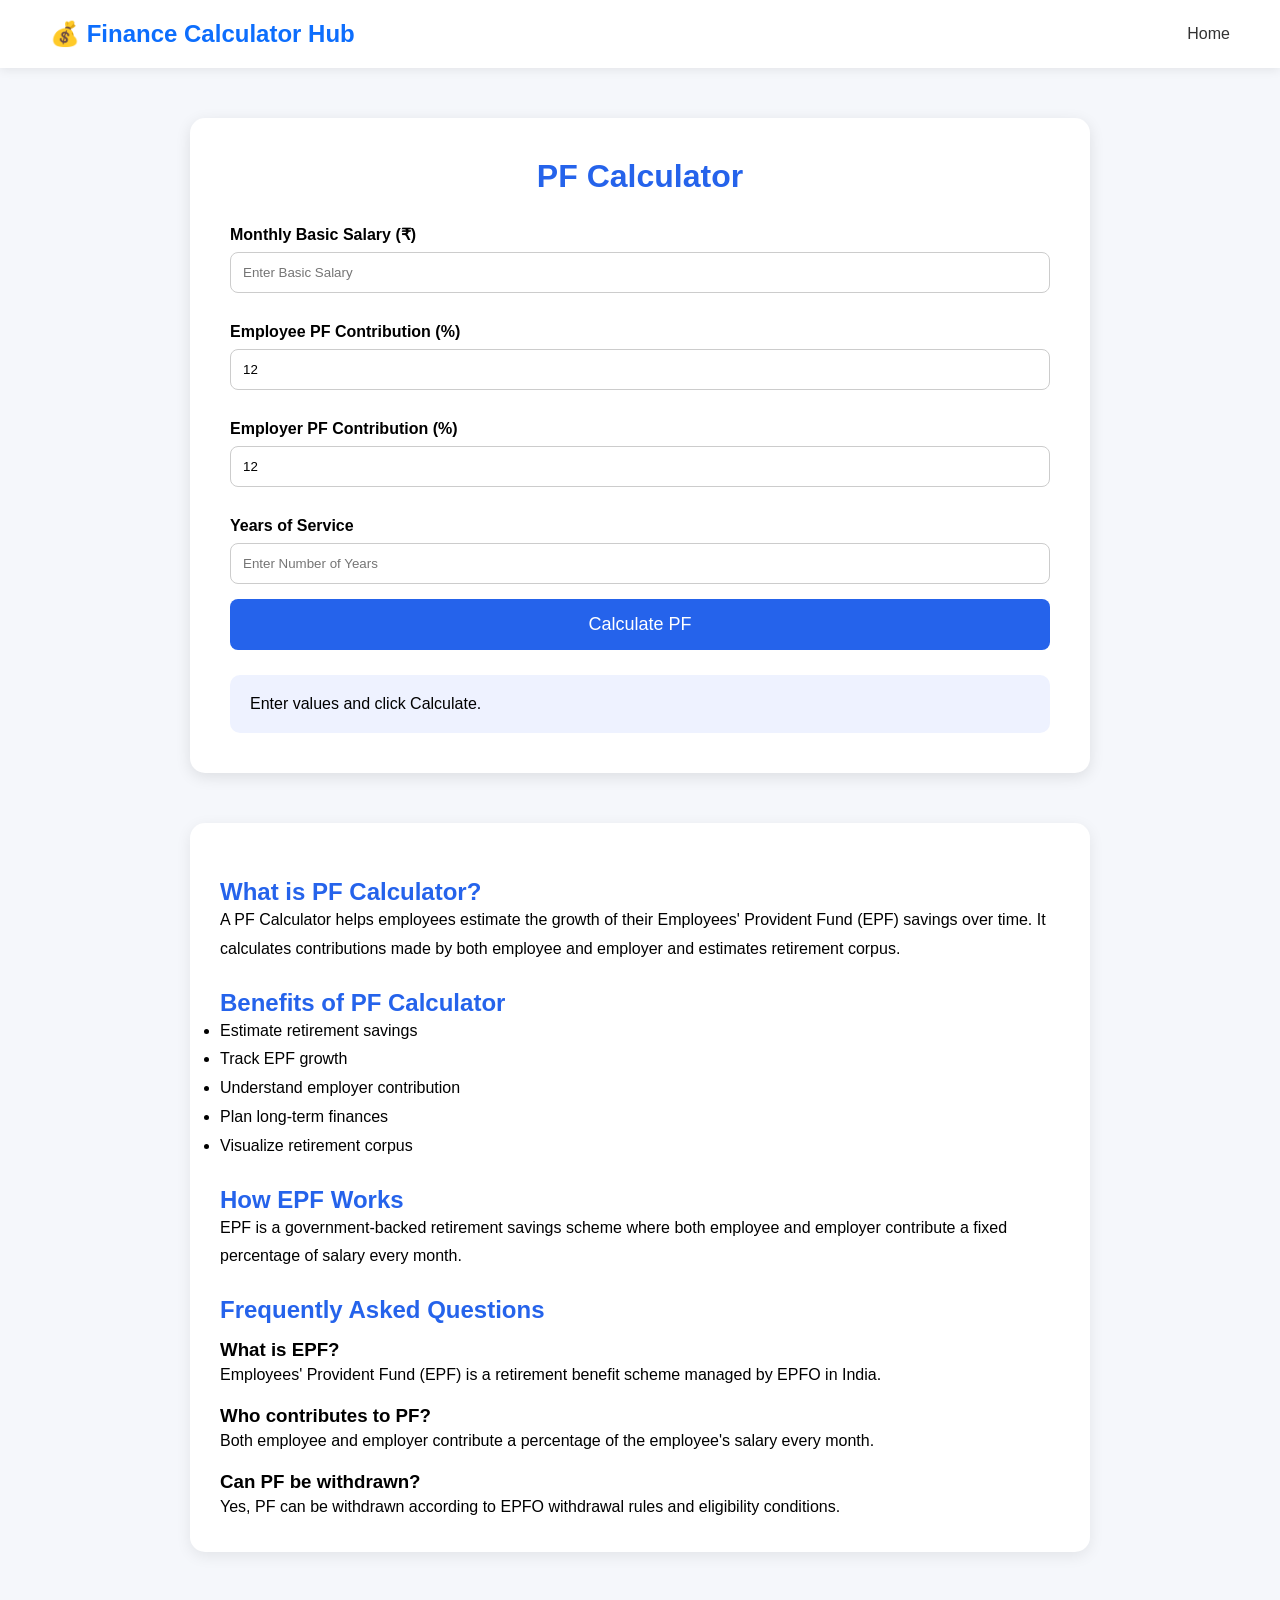
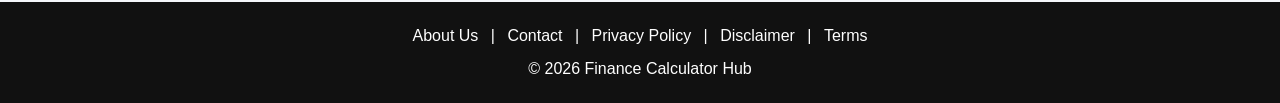
<file: pf.html>
<!DOCTYPE html>

<html lang="en">

<head>
<meta charset="UTF-8">
<meta name="viewport" content="width=device-width, initial-scale=1.0">

<title>PF Calculator - EPF Retirement Savings Calculator</title>

<meta name="description"
content="Free PF Calculator to estimate EPF balance, employer contribution, employee contribution and retirement savings instantly.">

<meta name="keywords"
content="PF Calculator, EPF Calculator, Provident Fund Calculator, Retirement Calculator">

<meta name="robots" content="index, follow">

<link rel="stylesheet" href="style.css">

</head>

<body>

<nav class="navbar">

<div class="logo">
<a href="index.html" style="text-decoration:none;color:#0d6efd;">
💰 Finance Calculator Hub
</a>
</div>

<ul class="nav-links">
<li><a href="index.html">Home</a></li>
</ul>

</nav>

<div class="calculator-container">

<h1>PF Calculator</h1>

<label>Monthly Basic Salary (₹)</label> <input type="number" id="salary" placeholder="Enter Basic Salary">

<label>Employee PF Contribution (%)</label> <input type="number" id="employeeRate" value="12">

<label>Employer PF Contribution (%)</label> <input type="number" id="employerRate" value="12">

<label>Years of Service</label> <input type="number" id="years" placeholder="Enter Number of Years">

<button onclick="calculatePF()">
Calculate PF
</button>

<div id="result" class="result-box">
Enter values and click Calculate.
</div>

</div>

<section class="calculator-content">

<h2>What is PF Calculator?</h2>

<p>
A PF Calculator helps employees estimate the growth of their Employees' Provident Fund (EPF) savings over time. It calculates contributions made by both employee and employer and estimates retirement corpus.
</p>

<h2>Benefits of PF Calculator</h2>

<ul>

<li>Estimate retirement savings</li>

<li>Track EPF growth</li>

<li>Understand employer contribution</li>

<li>Plan long-term finances</li>

<li>Visualize retirement corpus</li>

</ul>

<h2>How EPF Works</h2>

<p>
EPF is a government-backed retirement savings scheme where both employee and employer contribute a fixed percentage of salary every month.
</p>

<h2>Frequently Asked Questions</h2>

<h3>What is EPF?</h3>

<p>
Employees' Provident Fund (EPF) is a retirement benefit scheme managed by EPFO in India.
</p>

<h3>Who contributes to PF?</h3>

<p>
Both employee and employer contribute a percentage of the employee's salary every month.
</p>

<h3>Can PF be withdrawn?</h3>

<p>
Yes, PF can be withdrawn according to EPFO withdrawal rules and eligibility conditions.
</p>

</section>

<footer>

<div class="footer-links">

<a href="about.html">About Us</a> |

<a href="contact.html">Contact</a> |

<a href="privacy-policy.html">Privacy Policy</a> |

<a href="disclaimer.html">Disclaimer</a> |

<a href="terms.html">Terms</a>

</div>

<p>© 2026 Finance Calculator Hub</p>

</footer>

<script>

function calculatePF() {

let salary =
parseFloat(document.getElementById("salary").value);

let employeeRate =
parseFloat(document.getElementById("employeeRate").value);

let employerRate =
parseFloat(document.getElementById("employerRate").value);

let years =
parseFloat(document.getElementById("years").value);

if(!salary || !employeeRate || !employerRate || !years){

document.getElementById("result").innerHTML =
"Please enter all values.";

return;

}

let employeeContribution =
salary * employeeRate / 100;

let employerContribution =
salary * employerRate / 100;

let monthlyContribution =
employeeContribution + employerContribution;

let totalMonths =
years * 12;

let totalInvestment =
monthlyContribution * totalMonths;

let estimatedPF =
totalInvestment * 1.08; // simplified growth estimate

let growth =
estimatedPF - totalInvestment;

document.getElementById("result").innerHTML =

`<p><strong>Monthly Employee Contribution:</strong> ₹${employeeContribution.toFixed(2)}</p>

<p><strong>Monthly Employer Contribution:</strong> ₹${employerContribution.toFixed(2)}</p>

<p><strong>Total Contributions:</strong> ₹${totalInvestment.toFixed(2)}</p>

<p><strong>Estimated Growth:</strong> ₹${growth.toFixed(2)}</p>

<p><strong>Estimated PF Corpus:</strong> ₹${estimatedPF.toFixed(2)}</p>`;

}

</script>

</body>

</html>
</file>
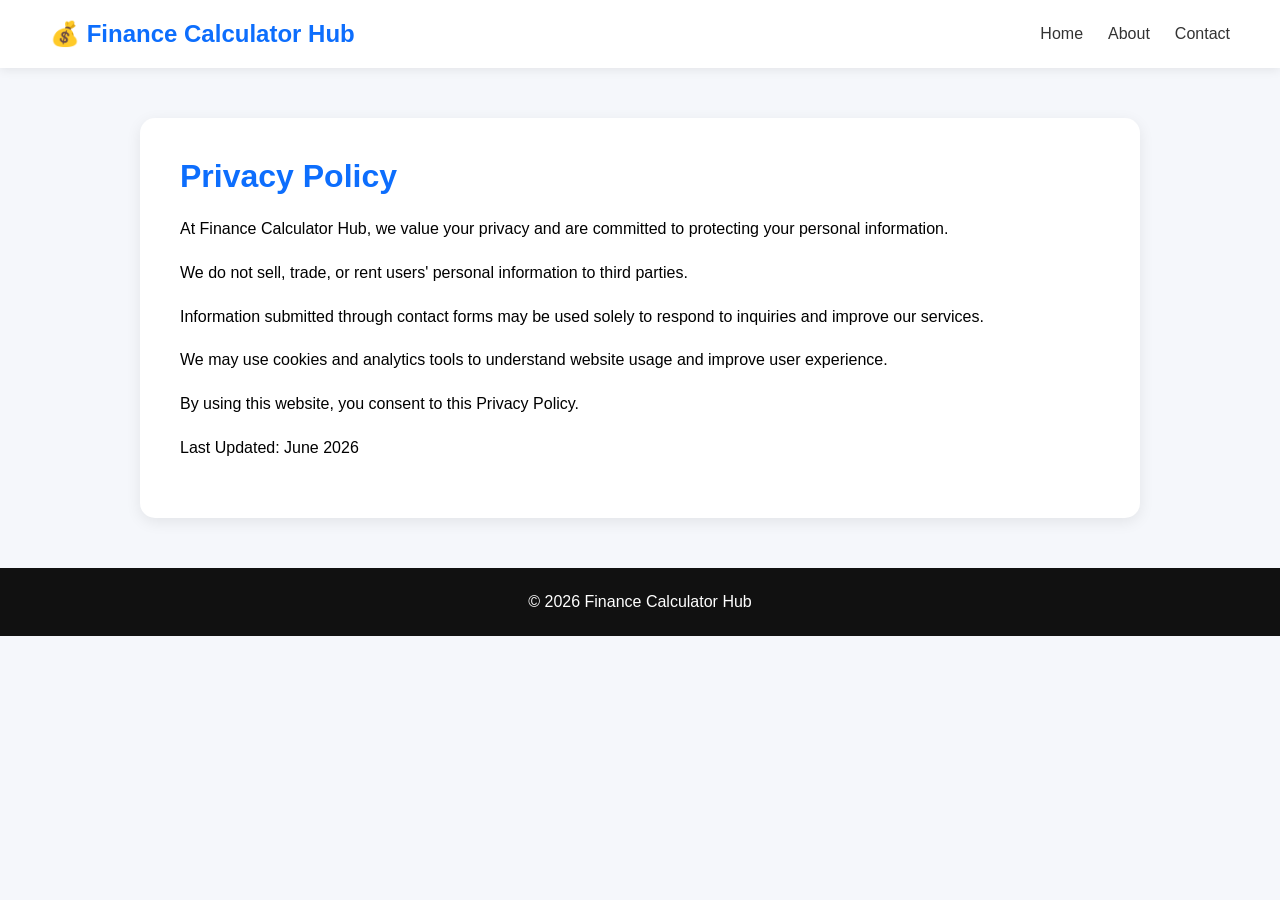
<file: privacy-policy.html>
<!DOCTYPE html>
<html lang="en">
<head>
<meta charset="UTF-8">
<meta name="viewport" content="width=device-width, initial-scale=1.0">

<title>Privacy Policy - Finance Calculator Hub</title>

<meta name="description"
content="Read the privacy policy of Finance Calculator Hub.">

<meta name="robots" content="index, follow">

<link rel="stylesheet" href="style.css">
</head>
<meta charset="UTF-8">
<meta name="viewport" content="width=device-width, initial-scale=1.0">
<title>Privacy Policy - Finance Calculator Hub</title>

<link rel="stylesheet" href="style.css">

<style>
.page-container{
max-width:1000px;
margin:50px auto;
background:white;
padding:40px;
border-radius:15px;
box-shadow:0 4px 15px rgba(0,0,0,0.08);
}
.page-container h1{
color:#0d6efd;
margin-bottom:20px;
}
.page-container p{
line-height:1.8;
margin-bottom:15px;
}
</style>
</head>

<body>

<nav class="navbar">
<div class="logo">💰 Finance Calculator Hub</div>

<ul class="nav-links">
<li><a href="index.html">Home</a></li>
<li><a href="about.html">About</a></li>
<li><a href="contact.html">Contact</a></li>
</ul>
</nav>

<div class="page-container">

<h1>Privacy Policy</h1>

<p>
At Finance Calculator Hub, we value your privacy and are committed to protecting your personal information.
</p>

<p>
We do not sell, trade, or rent users' personal information to third parties.
</p>

<p>
Information submitted through contact forms may be used solely to respond to inquiries and improve our services.
</p>

<p>
We may use cookies and analytics tools to understand website usage and improve user experience.
</p>

<p>
By using this website, you consent to this Privacy Policy.
</p>

<p>
Last Updated: June 2026
</p>

</div>

<footer>
<p>© 2026 Finance Calculator Hub</p>
</footer>

</body>
</html>
</file>
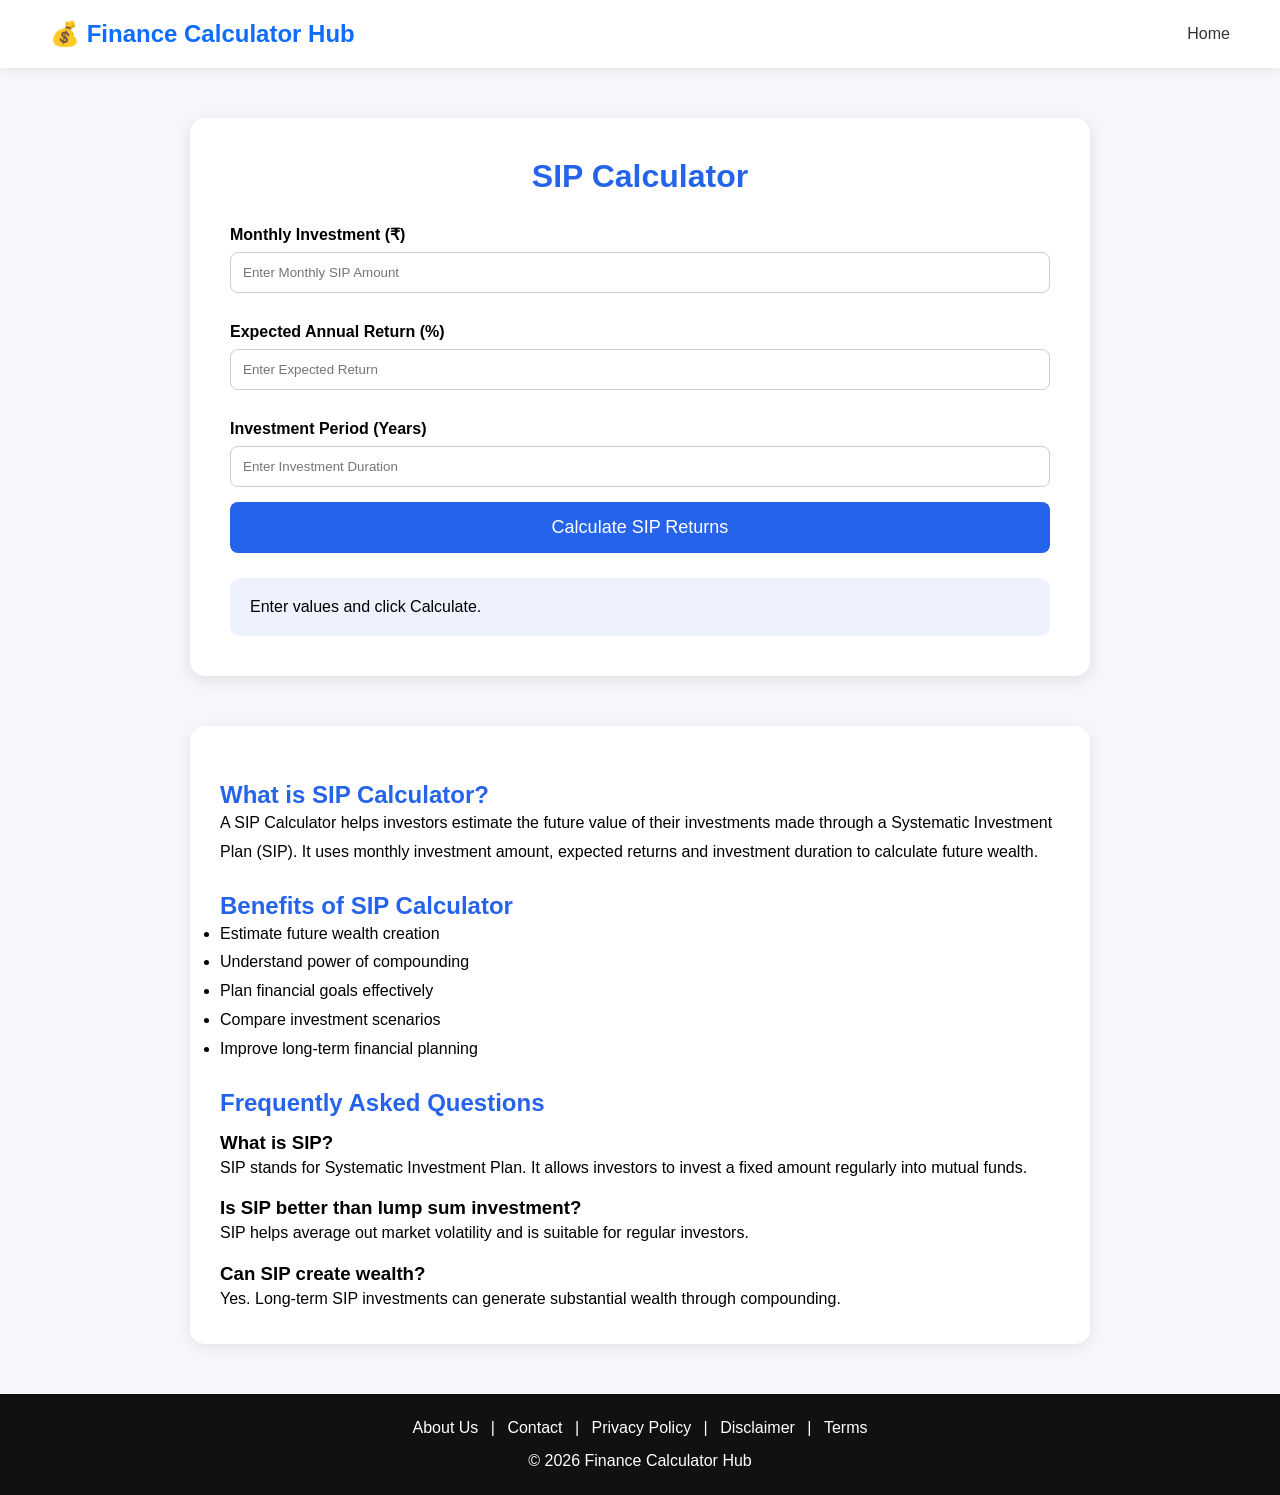
<file: sip.html>
<!DOCTYPE html>

<html lang="en">

<head>
<meta charset="UTF-8">
<meta name="viewport" content="width=device-width, initial-scale=1.0">

<title>SIP Calculator - Calculate Mutual Fund SIP Returns Online</title>

<meta name="description"
content="Free SIP Calculator to calculate future value of mutual fund investments. Estimate wealth creation through Systematic Investment Plans.">

<meta name="keywords"
content="SIP Calculator, Mutual Fund Calculator, Investment Calculator, SIP Return Calculator">

<meta name="robots" content="index, follow">

<link rel="stylesheet" href="style.css">

</head>

<body>

<nav class="navbar">

<div class="logo">
<a href="index.html" style="text-decoration:none;color:#0d6efd;">
💰 Finance Calculator Hub
</a>
</div>

<ul class="nav-links">
<li><a href="index.html">Home</a></li>
</ul>

</nav>

<div class="calculator-container">

<h1>SIP Calculator</h1>

<label>Monthly Investment (₹)</label> <input type="number" id="monthlyInvestment" placeholder="Enter Monthly SIP Amount">

<label>Expected Annual Return (%)</label> <input type="number" id="annualReturn" placeholder="Enter Expected Return">

<label>Investment Period (Years)</label> <input type="number" id="years" placeholder="Enter Investment Duration">

<button onclick="calculateSIP()">
Calculate SIP Returns
</button>

<div id="result" class="result-box">
Enter values and click Calculate.
</div>

</div>

<section class="calculator-content">

<h2>What is SIP Calculator?</h2>

<p>
A SIP Calculator helps investors estimate the future value of their investments made through a Systematic Investment Plan (SIP). It uses monthly investment amount, expected returns and investment duration to calculate future wealth.
</p>

<h2>Benefits of SIP Calculator</h2>

<ul>
<li>Estimate future wealth creation</li>
<li>Understand power of compounding</li>
<li>Plan financial goals effectively</li>
<li>Compare investment scenarios</li>
<li>Improve long-term financial planning</li>
</ul>

<h2>Frequently Asked Questions</h2>

<h3>What is SIP?</h3>

<p>
SIP stands for Systematic Investment Plan. It allows investors to invest a fixed amount regularly into mutual funds.
</p>

<h3>Is SIP better than lump sum investment?</h3>

<p>
SIP helps average out market volatility and is suitable for regular investors.
</p>

<h3>Can SIP create wealth?</h3>

<p>
Yes. Long-term SIP investments can generate substantial wealth through compounding.
</p>

</section>

<footer>

<div class="footer-links">

<a href="about.html">About Us</a> |

<a href="contact.html">Contact</a> |

<a href="privacy-policy.html">Privacy Policy</a> |

<a href="disclaimer.html">Disclaimer</a> |

<a href="terms.html">Terms</a>

</div>

<p>© 2026 Finance Calculator Hub</p>

</footer>

<script>

function calculateSIP() {

let monthlyInvestment =
parseFloat(document.getElementById("monthlyInvestment").value);

let annualReturn =
parseFloat(document.getElementById("annualReturn").value);

let years =
parseFloat(document.getElementById("years").value);

if(!monthlyInvestment || !annualReturn || !years){

document.getElementById("result").innerHTML =
"Please enter all values.";

return;

}

let monthlyRate = annualReturn / 12 / 100;

let months = years * 12;

let futureValue =
monthlyInvestment *
((Math.pow(1 + monthlyRate, months) - 1) / monthlyRate) *
(1 + monthlyRate);

let investedAmount =
monthlyInvestment * months;

let wealthGained =
futureValue - investedAmount;

document.getElementById("result").innerHTML =

`<p><strong>Total Investment:</strong> ₹${investedAmount.toFixed(2)}</p>

<p><strong>Estimated Returns:</strong> ₹${wealthGained.toFixed(2)}</p>

<p><strong>Maturity Value:</strong> ₹${futureValue.toFixed(2)}</p>`;

}

</script>

</body>

</html>
</file>
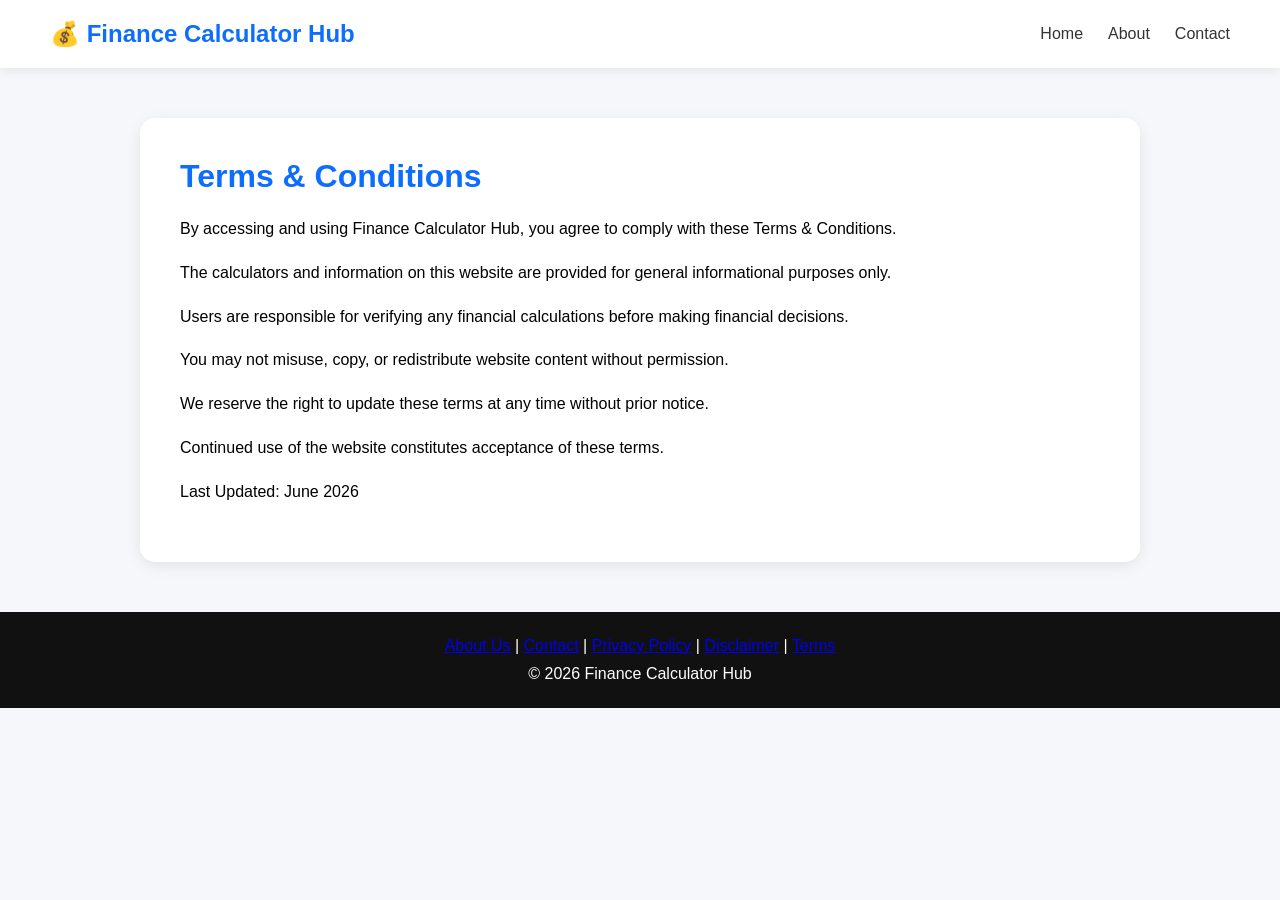
<file: terms.html>
<!DOCTYPE html>
<html lang="en">
<head>
<meta charset="UTF-8">
<meta name="viewport" content="width=device-width, initial-scale=1.0">

<title>Terms & Conditions - Finance Calculator Hub</title>

<meta name="description"
content="Terms and Conditions for using Finance Calculator Hub.">

<meta name="robots" content="index, follow">

<link rel="stylesheet" href="style.css">
</head>
<meta charset="UTF-8">
<meta name="viewport" content="width=device-width, initial-scale=1.0">
<title>Terms & Conditions - Finance Calculator Hub</title>

<link rel="stylesheet" href="style.css">

<style>
.page-container{
max-width:1000px;
margin:50px auto;
background:white;
padding:40px;
border-radius:15px;
box-shadow:0 4px 15px rgba(0,0,0,0.08);
}

.page-container h1{
color:#0d6efd;
margin-bottom:20px;
}

.page-container p{
line-height:1.8;
margin-bottom:15px;
}
</style>

</head>
<body>

<nav class="navbar">
<div class="logo">💰 Finance Calculator Hub</div>

<ul class="nav-links">
<li><a href="index.html">Home</a></li>
<li><a href="about.html">About</a></li>
<li><a href="contact.html">Contact</a></li>
</ul>
</nav>

<div class="page-container">

<h1>Terms & Conditions</h1>

<p>
By accessing and using Finance Calculator Hub, you agree to comply with these Terms & Conditions.
</p>

<p>
The calculators and information on this website are provided for general informational purposes only.
</p>

<p>
Users are responsible for verifying any financial calculations before making financial decisions.
</p>

<p>
You may not misuse, copy, or redistribute website content without permission.
</p>

<p>
We reserve the right to update these terms at any time without prior notice.
</p>

<p>
Continued use of the website constitutes acceptance of these terms.
</p>

<p>
Last Updated: June 2026
</p>

</div>

<footer>
<p>
<a href="about.html">About Us</a> |
<a href="contact.html">Contact</a> |
<a href="privacy-policy.html">Privacy Policy</a> |
<a href="disclaimer.html">Disclaimer</a> |
<a href="terms.html">Terms
</a>
</p>

<p style="margin-top:10px;">
© 2026 Finance Calculator Hub
</p>
</footer>

</body>
</html>
</file>
<file: style.css>
*{
    margin:0;
    padding:0;
    box-sizing:border-box;
    font-family:Segoe UI,sans-serif;
}

body{
    background:#f5f7fb;
}

/* Navbar */

.navbar{
    display:flex;
    justify-content:space-between;
    align-items:center;
    padding:20px 50px;
    background:white;
    box-shadow:0 2px 10px rgba(0,0,0,0.08);
}

.logo{
    font-size:24px;
    font-weight:bold;
    color:#0d6efd;
}

.nav-links{
    display:flex;
    list-style:none;
    gap:25px;
}

.nav-links a{
    text-decoration:none;
    color:#333;
    font-weight:500;
}

.nav-links a:hover{
    color:#0d6efd;
}

/* Hero Section */

.hero{
    text-align:center;
    padding:80px 20px;
    background:linear-gradient(135deg,#0d6efd,#4f8cff);
    color:white;
}

.hero h1{
    font-size:50px;
    margin-bottom:20px;
}

.hero p{
    font-size:20px;
    margin-bottom:30px;
}

/* Search Box */

#searchInput{
    width:90%;
    max-width:600px;
    padding:15px;
    border:none;
    border-radius:10px;
    font-size:16px;
    display:block;
    margin:20px auto;
}

/* Homepage Calculator Section */

.category-section{
    padding:60px 40px;
}

.category-section h2{
    text-align:center;
    margin-bottom:40px;
    font-size:36px;
}

.calculator-grid{
    display:grid;
    grid-template-columns:repeat(auto-fit,minmax(280px,1fr));
    gap:25px;
    max-width:1400px;
    margin:auto;
}

.card{
    background:white;
    padding:25px;
    border-radius:15px;
    box-shadow:0 4px 15px rgba(0,0,0,0.08);
    transition:all 0.3s ease;
    height:100%;
}

.card:hover{
    transform:translateY(-8px);
}

.card h3{
    margin-bottom:10px;
}

.card-link{
    text-decoration:none;
    color:inherit;
}

/* Calculator Pages */

.calculator-container{
    max-width:900px;
    margin:50px auto;
    background:#ffffff;
    padding:40px;
    border-radius:15px;
    box-shadow:0 4px 15px rgba(0,0,0,0.1);
}

.calculator-container h1{
    text-align:center;
    color:#2563eb;
    margin-bottom:30px;
}

.calculator-container label{
    display:block;
    margin-top:15px;
    margin-bottom:8px;
    font-weight:600;
}

.calculator-container input,
.calculator-container select{
    width:100%;
    padding:12px;
    border:1px solid #ccc;
    border-radius:8px;
    margin-bottom:15px;
}

.calculator-container button{
    width:100%;
    padding:15px;
    background:#2563eb;
    color:white;
    border:none;
    border-radius:8px;
    font-size:18px;
    cursor:pointer;
}

.calculator-container button:hover{
    background:#1d4ed8;
}

.result-box{
    margin-top:25px;
    background:#eef2ff;
    padding:20px;
    border-radius:10px;
}

/* Footer */

footer{
    background:#111;
    color:white;
    text-align:center;
    padding:25px;
    margin-top:50px;
}

.footer-links{
    margin-bottom:15px;
}

.footer-links a,
.footer-links a:visited{
    color:white;
    text-decoration:none;
    margin:0 8px;
}

.footer-links a:hover{
    text-decoration:underline;
}

/* Mobile Responsive */

@media(max-width:768px){

    .navbar{
        flex-direction:column;
        gap:15px;
        padding:20px;
    }

    .nav-links{
        flex-wrap:wrap;
        justify-content:center;
    }

    .hero h1{
        font-size:32px;
    }

    .hero p{
        font-size:16px;
    }

    .category-section{
        padding:40px 20px;
    }
}.search-box{
    width:600px !important;
    max-width:90% !important;
    padding:15px !important;
    border:none !important;
    border-radius:10px !important;
    font-size:16px !important;
    display:block !important;
    margin:20px auto !important;
}@media (max-width: 768px) {

    .navbar{
        flex-direction:column;
        padding:15px;
    }

    .logo{
        margin-bottom:15px;
        text-align:center;
    }

    .nav-links{
        flex-wrap:wrap;
        justify-content:center;
        gap:15px;
    }

    .hero h1{
        font-size:28px;
        line-height:1.3;
    }

    .hero p{
        font-size:16px;
    }

    #searchInput{
        width:95%;
    }
}.calculator-content{
    max-width:900px;
    margin:40px auto;
    background:#fff;
    padding:30px;
    border-radius:15px;
    box-shadow:0 4px 15px rgba(0,0,0,0.08);
}

.calculator-content h2{
    margin-top:25px;
    color:#2563eb;
}

.calculator-content h3{
    margin-top:15px;
}

.calculator-content p,
.calculator-content li{
    line-height:1.8;
}
</file>
